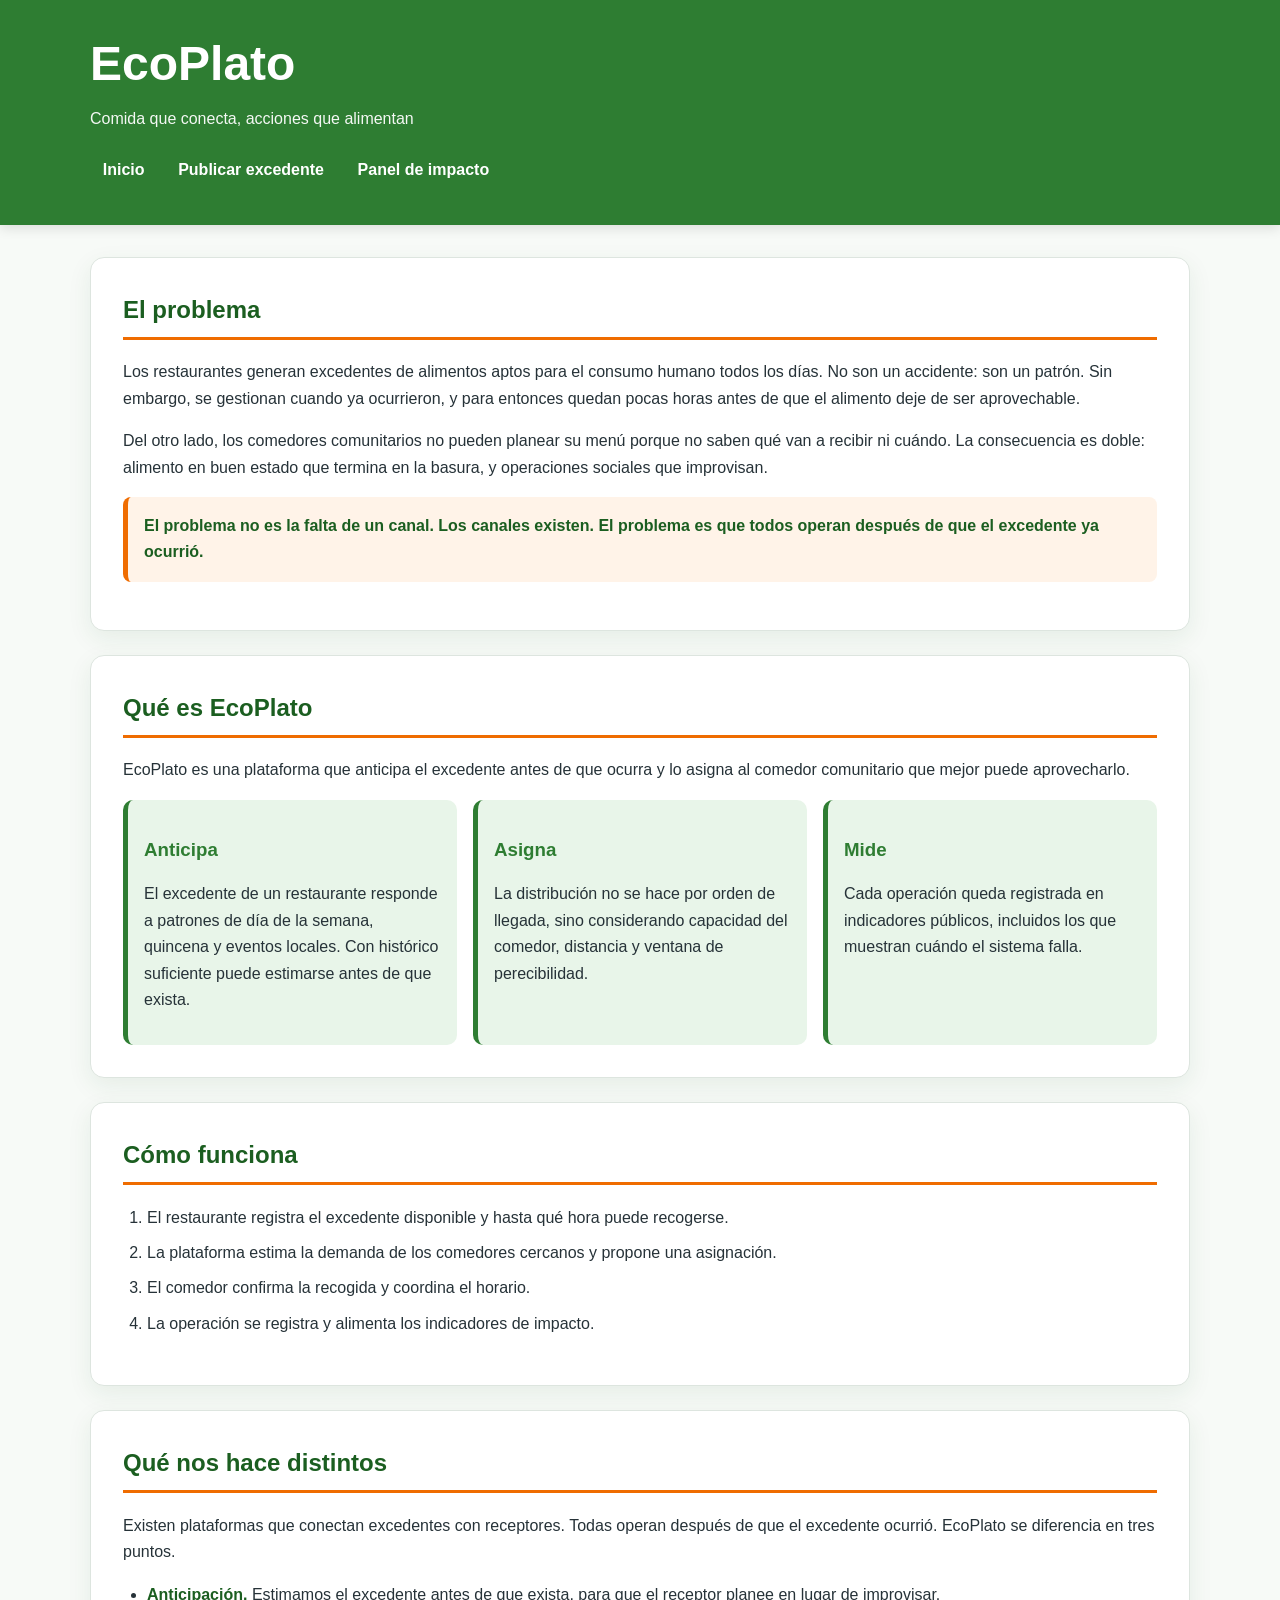
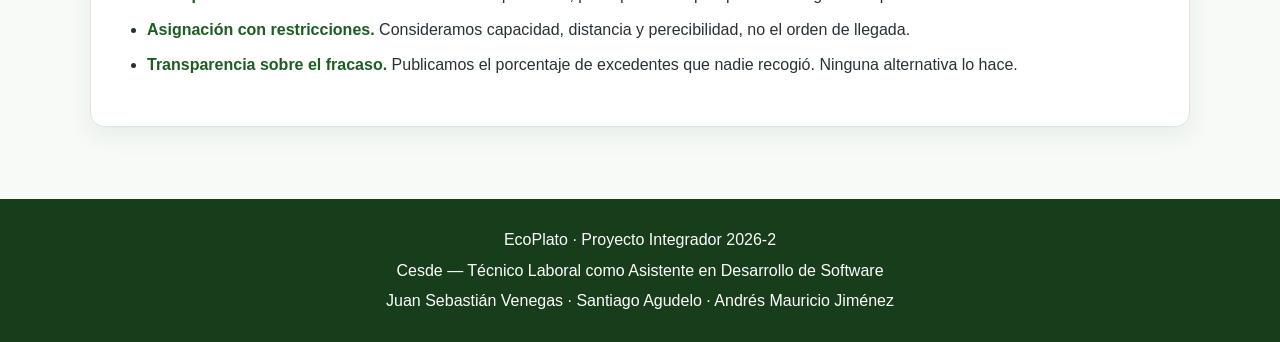
<file: index.html>
<!DOCTYPE html>
<html lang="es">
<head>
  <meta charset="UTF-8">
  <meta name="viewport" content="width=device-width, initial-scale=1.0">
  <meta name="description" content="Plataforma que anticipa y asigna excedentes alimentarios de restaurantes hacia comedores comunitarios.">
  <title>Inicio | EcoPlato</title>
  <link rel="stylesheet" href="css/styles.css">
</head>
<body>
<header>
  <div>
    <h1>EcoPlato</h1>
    <p>Comida que conecta, acciones que alimentan</p>
    <nav aria-label="Navegación principal">
      <ul>
        <li><a href="index.html" aria-current="page">Inicio</a></li>
        <li><a href="publicar.html">Publicar excedente</a></li>
        <li><a href="impacto.html">Panel de impacto</a></li>
      </ul>
    </nav>
  </div>
</header>
<main>

<section>
  <h2>El problema</h2>
  <p>Los restaurantes generan excedentes de alimentos aptos para el consumo humano todos los días. No son un accidente: son un patrón. Sin embargo, se gestionan cuando ya ocurrieron, y para entonces quedan pocas horas antes de que el alimento deje de ser aprovechable.</p>
  <p>Del otro lado, los comedores comunitarios no pueden planear su menú porque no saben qué van a recibir ni cuándo. La consecuencia es doble: alimento en buen estado que termina en la basura, y operaciones sociales que improvisan.</p>
  <p class="note"><strong>El problema no es la falta de un canal. Los canales existen. El problema es que todos operan después de que el excedente ya ocurrió.</strong></p>
</section>

<section>
  <h2>Qué es EcoPlato</h2>
  <p>EcoPlato es una plataforma que anticipa el excedente antes de que ocurra y lo asigna al comedor comunitario que mejor puede aprovecharlo.</p>
  <div class="feature-grid">
    <article class="feature">
      <h3>Anticipa</h3>
      <p>El excedente de un restaurante responde a patrones de día de la semana, quincena y eventos locales. Con histórico suficiente puede estimarse antes de que exista.</p>
    </article>
    <article class="feature">
      <h3>Asigna</h3>
      <p>La distribución no se hace por orden de llegada, sino considerando capacidad del comedor, distancia y ventana de perecibilidad.</p>
    </article>
    <article class="feature">
      <h3>Mide</h3>
      <p>Cada operación queda registrada en indicadores públicos, incluidos los que muestran cuándo el sistema falla.</p>
    </article>
  </div>
</section>

<section>
  <h2>Cómo funciona</h2>
  <ol>
    <li>El restaurante registra el excedente disponible y hasta qué hora puede recogerse.</li>
    <li>La plataforma estima la demanda de los comedores cercanos y propone una asignación.</li>
    <li>El comedor confirma la recogida y coordina el horario.</li>
    <li>La operación se registra y alimenta los indicadores de impacto.</li>
  </ol>
</section>

<section>
  <h2>Qué nos hace distintos</h2>
  <p>Existen plataformas que conectan excedentes con receptores. Todas operan después de que el excedente ocurrió. EcoPlato se diferencia en tres puntos.</p>
  <ul>
    <li><strong>Anticipación.</strong> Estimamos el excedente antes de que exista, para que el receptor planee en lugar de improvisar.</li>
    <li><strong>Asignación con restricciones.</strong> Consideramos capacidad, distancia y perecibilidad, no el orden de llegada.</li>
    <li><strong>Transparencia sobre el fracaso.</strong> Publicamos el porcentaje de excedentes que nadie recogió. Ninguna alternativa lo hace.</li>
  </ul>
</section>

</main>
<footer>
  <div>
    <p>EcoPlato · Proyecto Integrador 2026-2</p>
    <p>Cesde — Técnico Laboral como Asistente en Desarrollo de Software</p>
    <p>Juan Sebastián Venegas · Santiago Agudelo · Andrés Mauricio Jiménez</p>
  </div>
</footer>
</body>
</html>
</file>
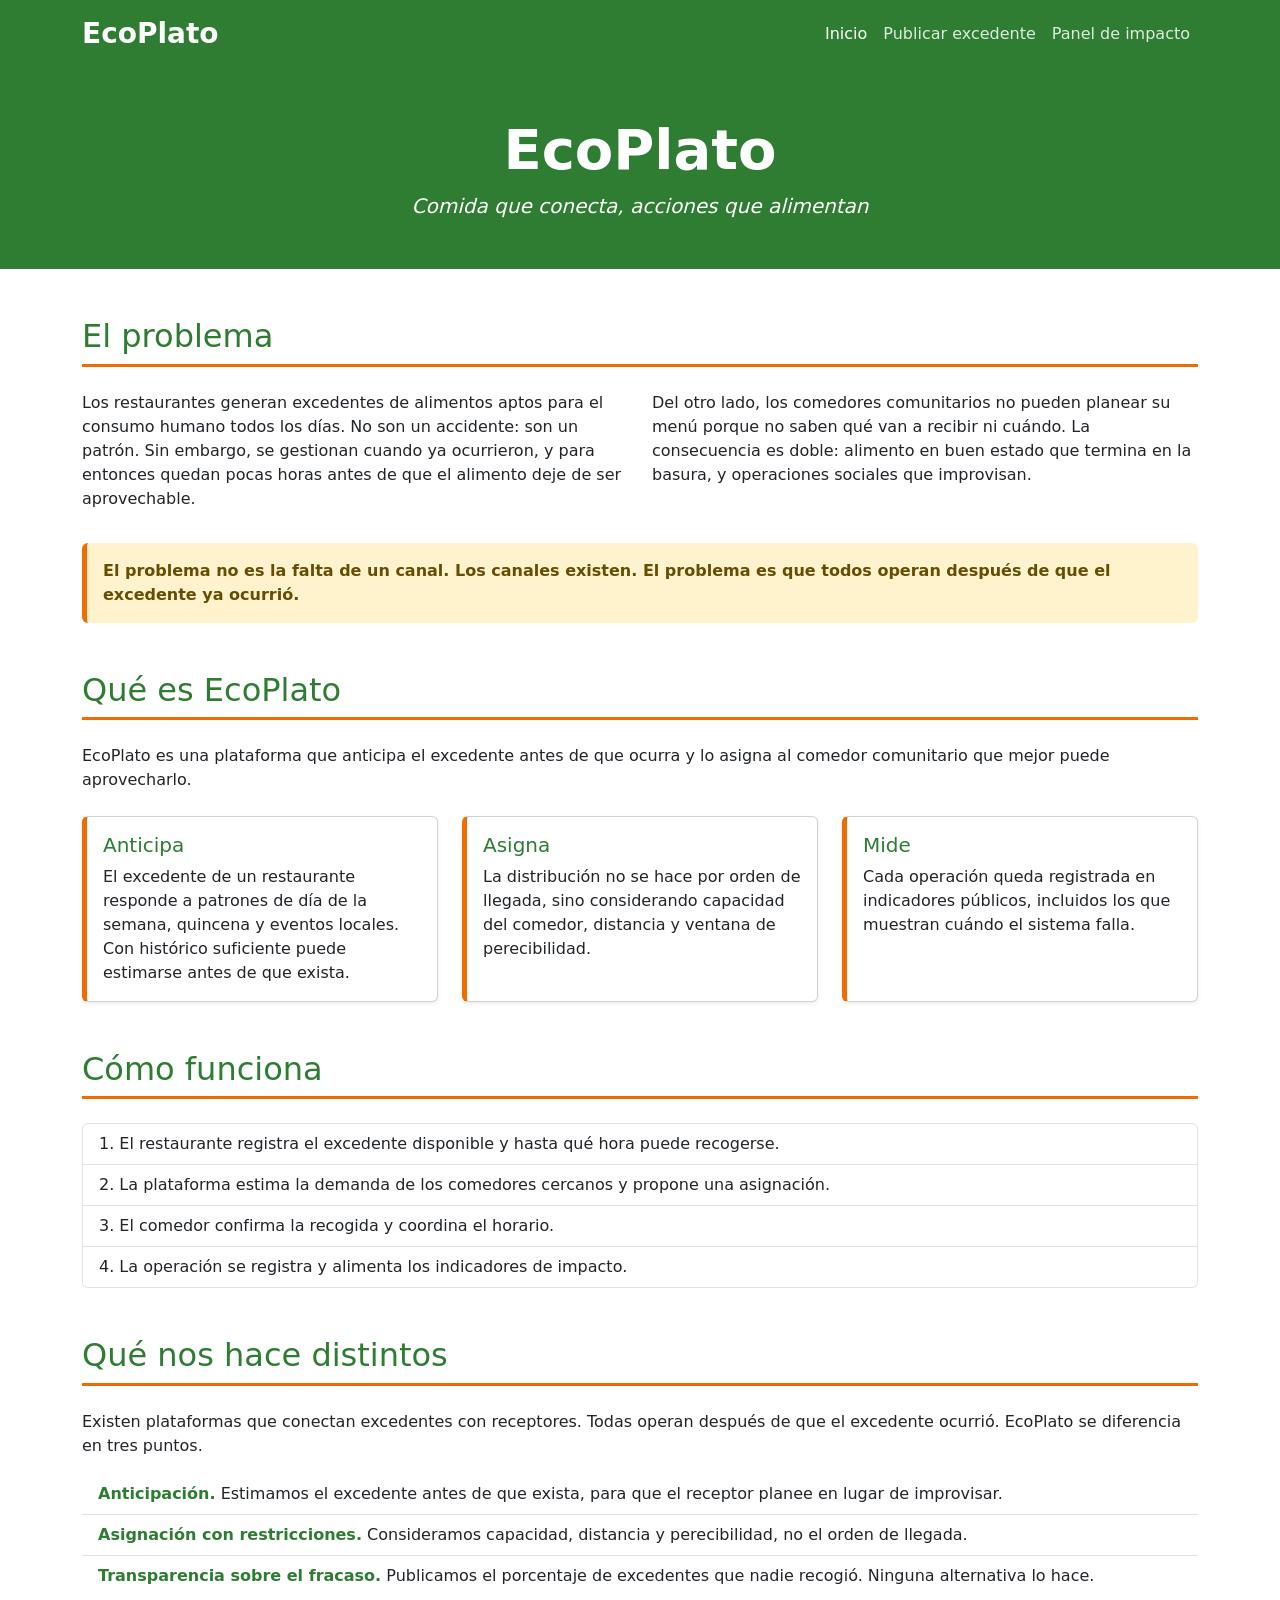
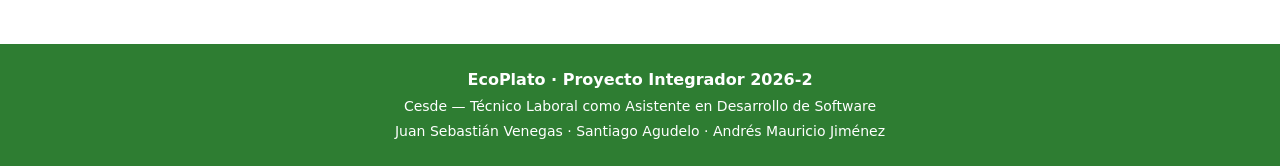
<file: bootstrap/index.html>
<!DOCTYPE html>
<html lang="es">
<head>
  <meta charset="UTF-8">
  <meta name="viewport" content="width=device-width, initial-scale=1.0">
  <meta name="description" content="Plataforma que anticipa y asigna excedentes alimentarios de restaurantes hacia comedores comunitarios.">
  <title>Inicio | EcoPlato · Bootstrap</title>

  <!-- Vinculación del framework -->
  <link href="https://cdn.jsdelivr.net/npm/bootstrap@5.3.2/dist/css/bootstrap.min.css" rel="stylesheet">
  <!-- Personalización de marca -->
  <link rel="stylesheet" href="css/ecoplato.css">
</head>
<body>

<header>
  <nav class="navbar navbar-expand-lg navbar-dark bg-eco navbar-eco" aria-label="Navegación principal">
    <div class="container">
      <a class="navbar-brand fw-bold fs-3" href="index.html">EcoPlato</a>
      <button class="navbar-toggler" type="button" data-bs-toggle="collapse"
              data-bs-target="#menuPrincipal" aria-controls="menuPrincipal"
              aria-expanded="false" aria-label="Abrir menú de navegación">
        <span class="navbar-toggler-icon"></span>
      </button>
      <div class="collapse navbar-collapse" id="menuPrincipal">
        <ul class="navbar-nav ms-auto">
          <li class="nav-item">
            <a class="nav-link active" href="index.html" aria-current="page">Inicio</a>
          </li>
          <li class="nav-item">
            <a class="nav-link" href="publicar.html">Publicar excedente</a>
          </li>
          <li class="nav-item">
            <a class="nav-link" href="impacto.html">Panel de impacto</a>
          </li>
        </ul>
      </div>
    </div>
  </nav>

  <div class="bg-eco text-white text-center py-5">
    <div class="container">
      <h1 class="display-4 fw-bold">EcoPlato</h1>
      <p class="lead fst-italic mb-0">Comida que conecta, acciones que alimentan</p>
    </div>
  </div>
</header>

<main class="container my-5">

  <section class="mb-5">
    <h2 class="text-eco border-bottom border-3 border-eco pb-2 mb-4">El problema</h2>
    <div class="row">
      <div class="col-lg-6">
        <p>Los restaurantes generan excedentes de alimentos aptos para el consumo
        humano todos los días. No son un accidente: son un patrón. Sin embargo, se
        gestionan cuando ya ocurrieron, y para entonces quedan pocas horas antes de
        que el alimento deje de ser aprovechable.</p>
      </div>
      <div class="col-lg-6">
        <p>Del otro lado, los comedores comunitarios no pueden planear su menú porque
        no saben qué van a recibir ni cuándo. La consecuencia es doble: alimento en
        buen estado que termina en la basura, y operaciones sociales que improvisan.</p>
      </div>
    </div>
    <div class="alert alert-warning border-0 border-start border-5 border-eco mt-3" role="alert">
      <strong>El problema no es la falta de un canal. Los canales existen. El problema
      es que todos operan después de que el excedente ya ocurrió.</strong>
    </div>
  </section>

  <section class="mb-5">
    <h2 class="text-eco border-bottom border-3 border-eco pb-2 mb-4">Qué es EcoPlato</h2>
    <p class="mb-4">EcoPlato es una plataforma que anticipa el excedente antes de que
    ocurra y lo asigna al comedor comunitario que mejor puede aprovecharlo.</p>

    <div class="row g-4">
      <div class="col-md-4">
        <article class="card h-100 card-destacada shadow-sm">
          <div class="card-body">
            <h3 class="card-title h5 text-eco">Anticipa</h3>
            <p class="card-text">El excedente de un restaurante responde a patrones de
            día de la semana, quincena y eventos locales. Con histórico suficiente
            puede estimarse antes de que exista.</p>
          </div>
        </article>
      </div>
      <div class="col-md-4">
        <article class="card h-100 card-destacada shadow-sm">
          <div class="card-body">
            <h3 class="card-title h5 text-eco">Asigna</h3>
            <p class="card-text">La distribución no se hace por orden de llegada, sino
            considerando capacidad del comedor, distancia y ventana de
            perecibilidad.</p>
          </div>
        </article>
      </div>
      <div class="col-md-4">
        <article class="card h-100 card-destacada shadow-sm">
          <div class="card-body">
            <h3 class="card-title h5 text-eco">Mide</h3>
            <p class="card-text">Cada operación queda registrada en indicadores
            públicos, incluidos los que muestran cuándo el sistema falla.</p>
          </div>
        </article>
      </div>
    </div>
  </section>

  <section class="mb-5">
    <h2 class="text-eco border-bottom border-3 border-eco pb-2 mb-4">Cómo funciona</h2>
    <ol class="list-group list-group-numbered">
      <li class="list-group-item">El restaurante registra el excedente disponible y
      hasta qué hora puede recogerse.</li>
      <li class="list-group-item">La plataforma estima la demanda de los comedores
      cercanos y propone una asignación.</li>
      <li class="list-group-item">El comedor confirma la recogida y coordina el
      horario.</li>
      <li class="list-group-item">La operación se registra y alimenta los indicadores
      de impacto.</li>
    </ol>
  </section>

  <section>
    <h2 class="text-eco border-bottom border-3 border-eco pb-2 mb-4">Qué nos hace distintos</h2>
    <p>Existen plataformas que conectan excedentes con receptores. Todas operan
    después de que el excedente ocurrió. EcoPlato se diferencia en tres puntos.</p>
    <ul class="list-group list-group-flush">
      <li class="list-group-item"><strong class="text-eco">Anticipación.</strong>
      Estimamos el excedente antes de que exista, para que el receptor planee en lugar
      de improvisar.</li>
      <li class="list-group-item"><strong class="text-eco">Asignación con restricciones.</strong>
      Consideramos capacidad, distancia y perecibilidad, no el orden de llegada.</li>
      <li class="list-group-item"><strong class="text-eco">Transparencia sobre el fracaso.</strong>
      Publicamos el porcentaje de excedentes que nadie recogió. Ninguna alternativa lo
      hace.</li>
    </ul>
  </section>

</main>

<footer class="bg-eco text-white py-4">
  <div class="container text-center">
    <p class="mb-1 fw-semibold">EcoPlato · Proyecto Integrador 2026-2</p>
    <p class="mb-1 small">Cesde — Técnico Laboral como Asistente en Desarrollo de Software</p>
    <p class="mb-0 small">Juan Sebastián Venegas · Santiago Agudelo · Andrés Mauricio Jiménez</p>
  </div>
</footer>

<!-- Componentes interactivos del framework (menú responsivo) -->
<script src="https://cdn.jsdelivr.net/npm/bootstrap@5.3.2/dist/js/bootstrap.bundle.min.js"></script>
</body>
</html>
</file>
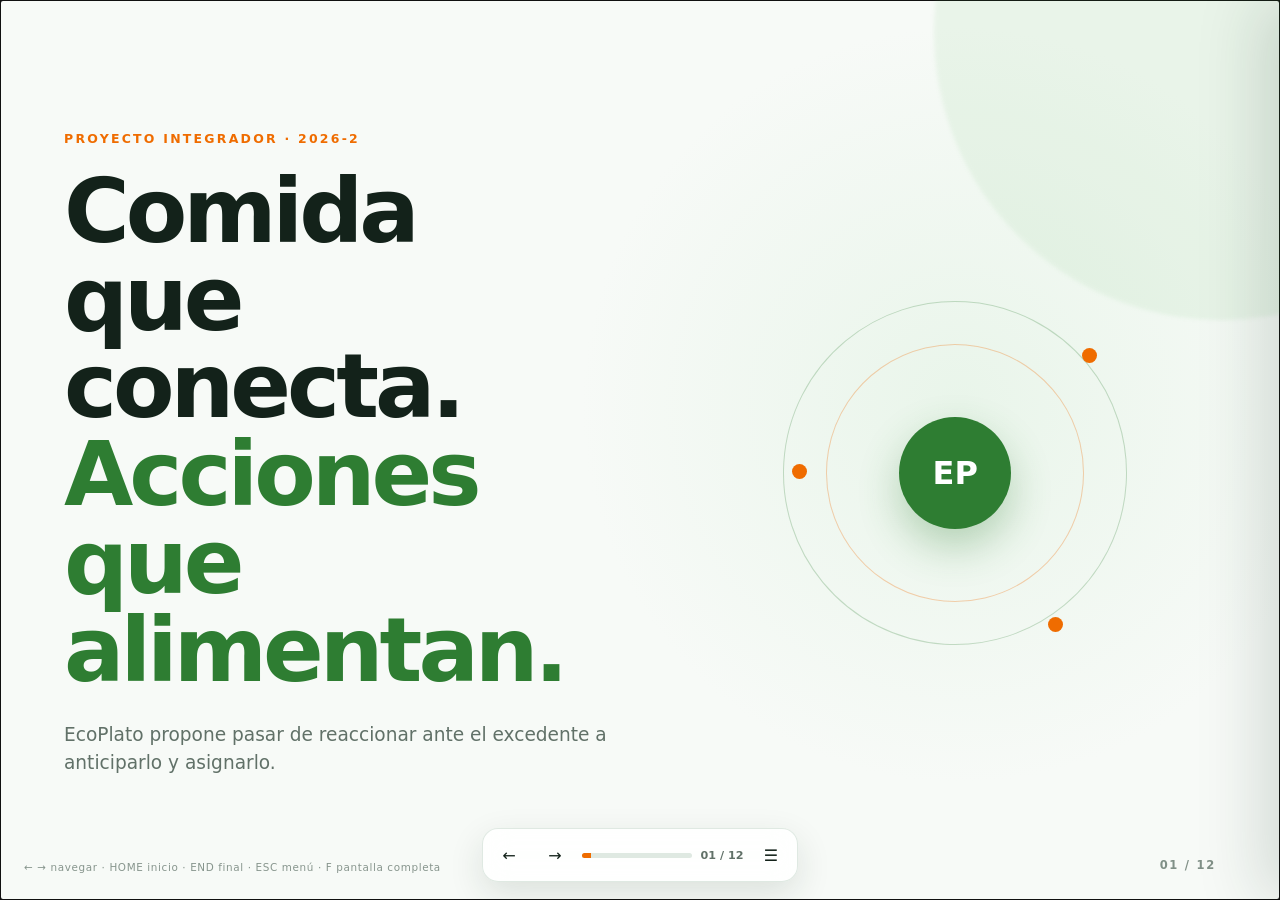
<file: presentacion/index.html>
<!DOCTYPE html>
<html lang="es">
<head>
<meta charset="utf-8">
<meta name="viewport" content="width=device-width, initial-scale=1">
<meta name="description" content="EcoPlato — presentación interactiva del proyecto integrador">
<title>EcoPlato · Comida que conecta</title>
<link rel="stylesheet" href="css/styles.css">
</head>
<body>
<main class="presentation" aria-label="Presentación interactiva EcoPlato">

<section class="slide slide-hero" id="slide-01" data-index="1" tabindex="-1">
  <div class="ambient"></div>
  <div class="slide-inner">
    <div class="kicker">PROYECTO INTEGRADOR · 2026-2</div>
    <div class="slide-grid">
      <div class="copy">
        <h2>Comida que conecta.<br><span>Acciones que alimentan.</span></h2>
        <p>EcoPlato propone pasar de reaccionar ante el excedente a anticiparlo y asignarlo.</p>
        
      </div>
      <div class="visual"><div class="hero-orbit"><div class="orbit o1"></div><div class="orbit o2"></div><div class="core">EP</div><div class="dot d1"></div><div class="dot d2"></div><div class="dot d3"></div></div></div>
    </div>
  </div>
  <div class="slide-number">01 / 12</div>
</section>

<section class="slide slide-problem" id="slide-02" data-index="2" tabindex="-1">
  <div class="ambient"></div>
  <div class="slide-inner">
    <div class="kicker">01 · EL PROBLEMA</div>
    <div class="slide-grid">
      <div class="copy">
        <h2>El problema no es que falten canales.<br><span>Es que llegan tarde.</span></h2>
        <p>Los excedentes aparecen de forma recurrente, pero la coordinación suele comenzar cuando el alimento ya existe y la ventana de aprovechamiento se reduce a pocas horas.</p>
        
      </div>
      <div class="visual"><div class="clock"><div class="clock-ring"></div><div class="hand h1"></div><div class="hand h2"></div><div class="clock-center"></div><div class="clock-label">VENTANA<br><b>↓</b> CORTA</div></div></div>
    </div>
  </div>
  <div class="slide-number">02 / 12</div>
</section>

<section class="slide slide-contrast" id="slide-03" data-index="3" tabindex="-1">
  <div class="ambient"></div>
  <div class="slide-inner">
    <div class="kicker">02 · LA TENSIÓN</div>
    <div class="slide-grid">
      <div class="copy">
        <h2>Dos necesidades coinciden,<br><span>pero no al mismo tiempo.</span></h2>
        <p>Restaurantes necesitan gestionar excedentes aptos para consumo. Comedores necesitan anticipar qué recibirán para planear su operación.</p>
        
      </div>
      <div class="visual"><div class="split-visual"><div><b>RESTAURANTE</b><span>excedente</span><i>→</i></div><div><b>COMEDOR</b><span>planificación</span><i>←</i></div><div class="split-gap">TIEMPO</div></div></div>
    </div>
  </div>
  <div class="slide-number">03 / 12</div>
</section>

<section class="slide slide-competition" id="slide-04" data-index="4" tabindex="-1">
  <div class="ambient"></div>
  <div class="slide-inner">
    <div class="kicker">03 · EL MERCADO</div>
    <div class="slide-grid">
      <div class="copy">
        <h2>Conectar restaurantes y organizaciones<br><span>ya existe.</span></h2>
        <p>La revisión de soluciones muestra que EcoPlato no puede diferenciarse solo por ser un canal de comunicación.</p>
        <div class="source-note">Hallazgo del documento: el espacio de conectar restaurantes con fundaciones ya está ocupado en Colombia.</div>
      </div>
      <div class="visual"><div class="comp-grid"><div class="comp-card"><b>Too Good To Go</b><small>Dinamarca</small><span>Comercio, no donación</span></div><div class="comp-card"><b>Olio</b><small>Reino Unido</small><span>Sin estructura institucional ni trazabilidad</span></div><div class="comp-card"><b>EatCloud</b><small>Colombia</small><span>Opera cuando el excedente ya existe</span></div><div class="comp-card"><b>Red ABACO</b><small>Colombia</small><span>Opera por volumen y programación</span></div></div></div>
    </div>
  </div>
  <div class="slide-number">04 / 12</div>
</section>

<section class="slide slide-insight" id="slide-05" data-index="5" tabindex="-1">
  <div class="ambient"></div>
  <div class="slide-inner">
    <div class="kicker">04 · EL VACÍO</div>
    <div class="slide-grid">
      <div class="copy">
        <h2>El espacio competitivo está<br><span>antes del excedente.</span></h2>
        <p>Las soluciones revisadas operan de forma reactiva: el excedente se publica cuando ya ocurrió. El documento identifica un vacío en anticipación, asignación bajo restricciones y medición pública del fracaso.</p>
        
      </div>
      <div class="visual"><div class="gap-visual"><div class="reactive">EXCEDENTE<br><small>YA OCURRIÓ</small></div><div class="arrow">→</div><div class="gap-core">VACÍO<br><b>ANTICIPACIÓN</b></div><div class="arrow">→</div><div class="future">ASIGNACIÓN<br><small>ÓPTIMA</small></div></div></div>
    </div>
  </div>
  <div class="slide-number">05 / 12</div>
</section>

<section class="slide slide-solution" id="slide-06" data-index="6" tabindex="-1">
  <div class="ambient"></div>
  <div class="slide-inner">
    <div class="kicker">05 · LA PROPUESTA</div>
    <div class="slide-grid">
      <div class="copy">
        <h2>EcoPlato no publica excedentes.<br><span>Los anticipa y los asigna.</span></h2>
        <p>La propuesta se estructura alrededor de tres capacidades: pronóstico, emparejamiento con restricciones y panel de impacto.</p>
        
      </div>
      <div class="visual"><div class="engine"><div class="engine-core">ECOPLATO</div><div class="node n1">PRONÓSTICO</div><div class="node n2">RESTRICCIONES</div><div class="node n3">IMPACTO</div></div></div>
    </div>
  </div>
  <div class="slide-number">06 / 12</div>
</section>

<section class="slide slide-forecast" id="slide-07" data-index="7" tabindex="-1">
  <div class="ambient"></div>
  <div class="slide-inner">
    <div class="kicker">06 · CAPACIDAD 01</div>
    <div class="slide-grid">
      <div class="copy">
        <h2>Anticipar cambia la conversación:</h2>
        <p>Con histórico suficiente, el excedente puede estimarse a partir de patrones como día de la semana, quincena, condiciones climáticas y eventos locales.</p>
        
      </div>
      <div class="visual"><div class="chart"><svg viewBox="0 0 320 160" aria-label="Ilustración conceptual de pronóstico"><path d="M0,130 C45,118 65,80 105,92 S165,112 205,58 S270,72 310,30" fill="none" stroke="currentColor" stroke-width="5"/><path d="M205,58 C245,25 275,45 320,18" fill="none" stroke="currentColor" stroke-width="3" stroke-dasharray="7 7"/></svg><div class="chart-tag">HISTÓRICO → ESTIMACIÓN</div></div></div>
    </div>
  </div>
  <div class="slide-number">07 / 12</div>
</section>

<section class="slide slide-matching" id="slide-08" data-index="8" tabindex="-1">
  <div class="ambient"></div>
  <div class="slide-inner">
    <div class="kicker">07 · CAPACIDAD 02</div>
    <div class="slide-grid">
      <div class="copy">
        <h2>No gana quien llega primero.<br><span>Gana el emparejamiento correcto.</span></h2>
        <p>La asignación considera capacidad del comedor, distancia, ventana de perecibilidad y tipo de alimento.</p>
        
      </div>
      <div class="visual"><div class="match"><div class="m-source">🍽️<br><b>EXCEDENTE</b></div><div class="constraint-list"><span>CAPACIDAD</span><span>DISTANCIA</span><span>PERECIBILIDAD</span><span>TIPO</span></div><div class="m-target">🏠<br><b>COMEDOR</b></div></div></div>
    </div>
  </div>
  <div class="slide-number">08 / 12</div>
</section>

<section class="slide slide-impact" id="slide-09" data-index="9" tabindex="-1">
  <div class="ambient"></div>
  <div class="slide-inner">
    <div class="kicker">08 · CAPACIDAD 03</div>
    <div class="slide-grid">
      <div class="copy">
        <h2>Medir el impacto también significa<br><span>medir cuándo falla.</span></h2>
        <p>EcoPlato propone medir lo rescatado, las porciones equivalentes, la tasa de emparejamiento, el tiempo medio de recogida y las donaciones no recogidas.</p>
        <div class="source-note">La transparencia sobre los propios fallos es parte explícita del posicionamiento.</div>
      </div>
      <div class="visual"><div class="metric-grid"><div class="metric"><b>Kg rescatados</b><span>Volumen total de alimento gestionado</span></div><div class="metric"><b>Porciones equivalentes</b><span>Traducción del volumen a impacto humano</span></div><div class="metric"><b>Tasa de emparejamiento</b><span>Porcentaje de excedentes con destino</span></div><div class="metric"><b>Tiempo medio</b><span>Eficiencia logística de la operación</span></div><div class="metric"><b>No recogidas</b><span>Excedentes publicados sin reclamación</span></div></div></div>
    </div>
  </div>
  <div class="slide-number">09 / 12</div>
</section>

<section class="slide slide-roadmap" id="slide-10" data-index="10" tabindex="-1">
  <div class="ambient"></div>
  <div class="slide-inner">
    <div class="kicker">09 · EVOLUCIÓN</div>
    <div class="slide-grid">
      <div class="copy">
        <h2>El prototipo cuenta la historia.<br><span>Los siguientes niveles la hacen funcionar.</span></h2>
        <p>El alcance crece de forma progresiva con las tecnologías del programa académico.</p>
        <div class="road-mini"><div><strong>Nivel 1</strong><em>HTML5 + CSS3</em><p>Prototipo navegable con registro, panel de comedor y panel de impacto con datos de ejemplo</p></div><div><strong>Nivel 2</strong><em>JavaScript + backend + BD</em><p>Aplicación funcional con registro real, emparejamiento operativo e indicadores calculados</p></div><div><strong>Nivel 3</strong><em>Frameworks frontend + backend</em><p>Pronóstico, optimización de asignación y despliegue en producción</p></div></div>
      </div>
      <div class="visual"><div class="road"><div><b>01</b><span>HTML · CSS</span></div><div><b>02</b><span>JS · BACKEND · BD</span></div><div><b>03</b><span>FRAMEWORKS · PRODUCCIÓN</span></div></div></div>
    </div>
  </div>
  <div class="slide-number">10 / 12</div>
</section>

<section class="slide slide-team" id="slide-11" data-index="11" tabindex="-1">
  <div class="ambient"></div>
  <div class="slide-inner">
    <div class="kicker">10 · CONSTRUCCIÓN</div>
    <div class="slide-grid">
      <div class="copy">
        <h2>Tres personas.<br><span>Componentes separados. Un solo producto.</span></h2>
        <p>El equipo trabaja colaborativamente, con componentes independientes, revisión cruzada y control de versiones centralizado.</p>
        
      </div>
      <div class="visual"><div class="team-visual"><div class="person">JSV</div><div class="person">SAC</div><div class="person">AMJ</div><div class="team-line"></div><div class="repo">GITHUB<br><small>CONTROL DE VERSIONES</small></div></div></div>
    </div>
  </div>
  <div class="slide-number">11 / 12</div>
</section>

<section class="slide slide-closing" id="slide-12" data-index="12" tabindex="-1">
  <div class="ambient"></div>
  <div class="slide-inner">
    <div class="kicker">CIERRE</div>
    <div class="slide-grid">
      <div class="copy">
        <h2>La oportunidad no está en publicar<br><span>lo que ya sobró.</span></h2>
        <p>Está en anticipar qué puede sobrar, decidir quién puede aprovecharlo y aprender de cada operación.</p>
        
      </div>
      <div class="visual"><div class="closing-mark"><span>anticipar</span><b>→</b><span>asignar</span><b>→</b><span>medir</span></div></div>
    </div>
  </div>
  <div class="slide-number">12 / 12</div>
</section>
</main>

<div class="help">← → navegar · HOME inicio · END final · ESC menú · F pantalla completa</div>

<nav class="controls" aria-label="Controles de presentación">
  <button id="prev" aria-label="Diapositiva anterior">←</button>
  <button id="next" aria-label="Diapositiva siguiente">→</button>
  <div class="progress" aria-hidden="true"><i id="progress"></i></div>
  <div class="counter" id="counter">01 / 12</div>
  <button id="menuBtn" class="menu-toggle" aria-label="Abrir índice">☰</button>
</nav>

<aside class="menu" id="menu" aria-label="Índice de presentación">
  <button class="menu-close" id="menuClose" aria-label="Cerrar índice">×</button>
  <h3>EcoPlato</h3>
  <p style="color:#617168;font-size:.9rem;line-height:1.5">Mapa de la experiencia</p>
  <button data-go="1"><span>01</span>2026-2</button><button data-go="2"><span>02</span>EL PROBLEMA</button><button data-go="3"><span>03</span>LA TENSIÓN</button><button data-go="4"><span>04</span>EL MERCADO</button><button data-go="5"><span>05</span>EL VACÍO</button><button data-go="6"><span>06</span>LA PROPUESTA</button><button data-go="7"><span>07</span>CAPACIDAD 01</button><button data-go="8"><span>08</span>CAPACIDAD 02</button><button data-go="9"><span>09</span>CAPACIDAD 03</button><button data-go="10"><span>10</span>EVOLUCIÓN</button><button data-go="11"><span>11</span>CONSTRUCCIÓN</button><button data-go="12"><span>12</span>CIERRE</button>
</aside>

<script src="js/presentation.js"></script>
</body>
</html>
</file>
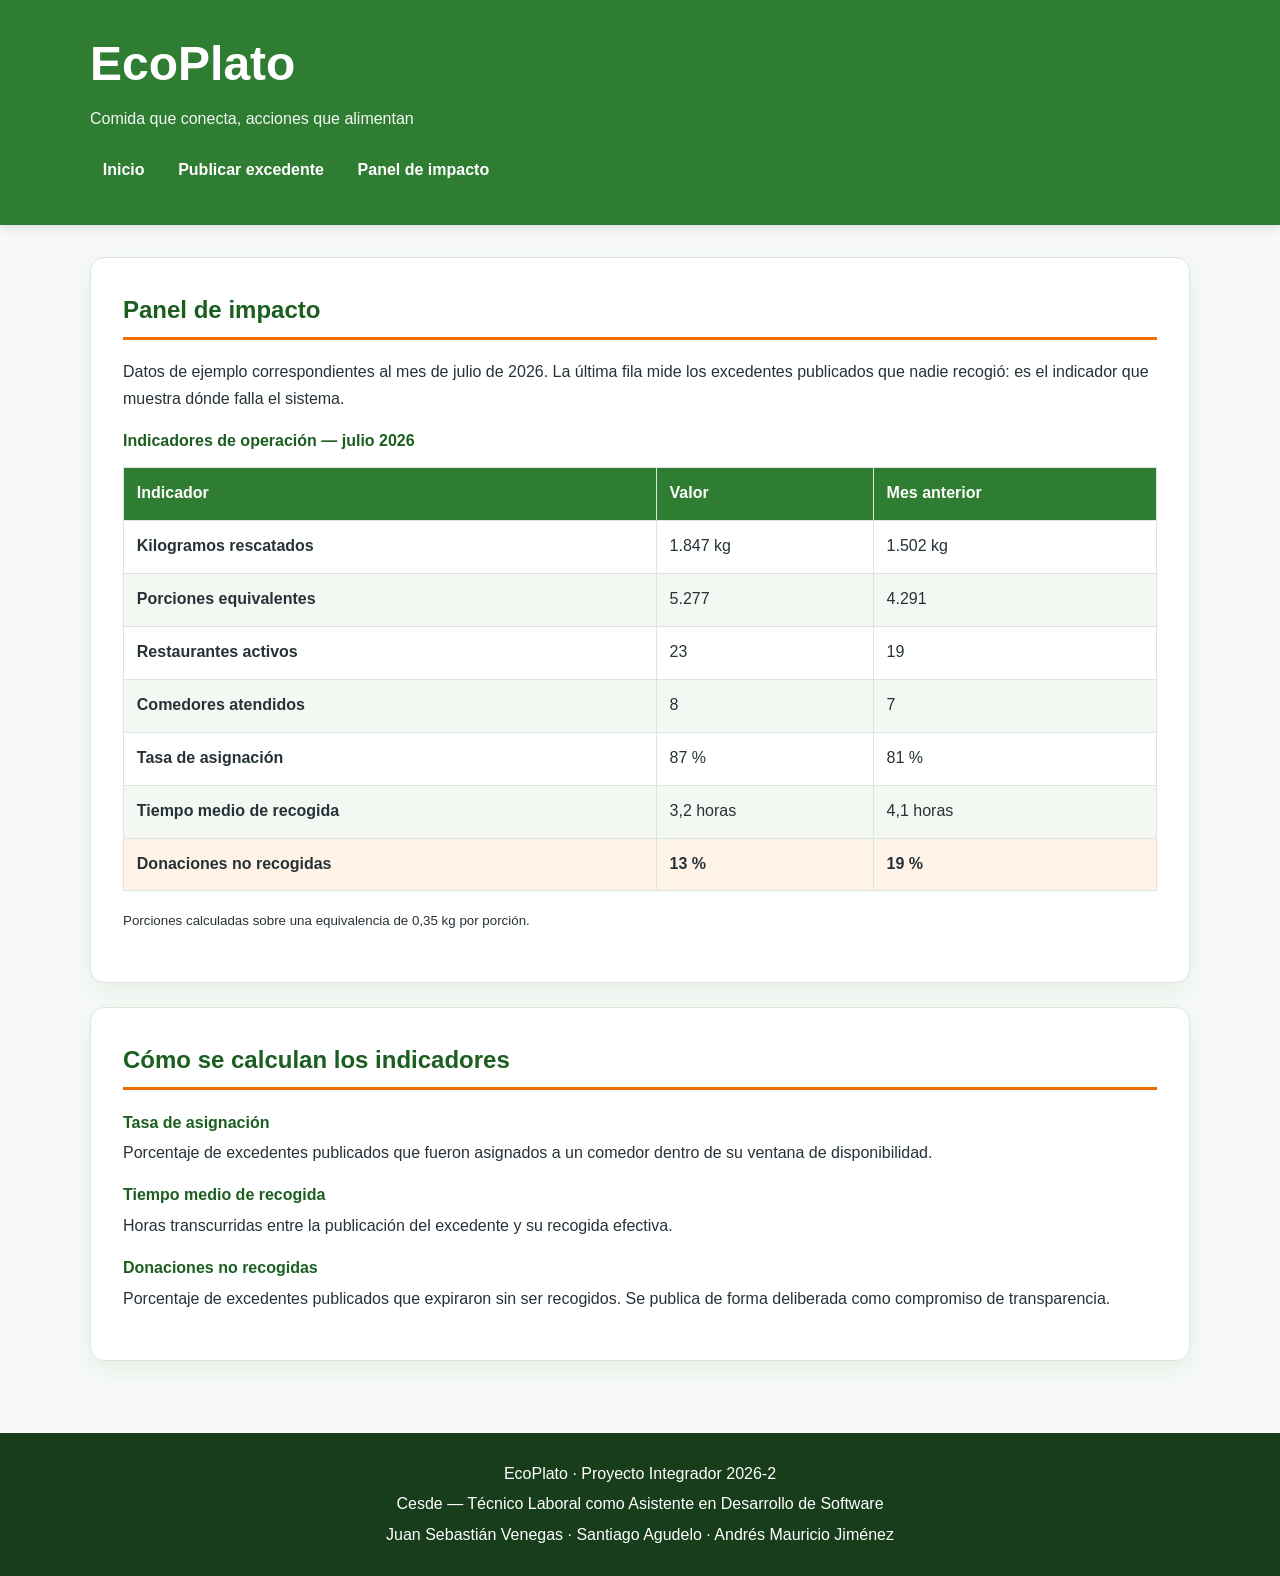
<file: impacto.html>
<!DOCTYPE html>
<html lang="es">
<head>
  <meta charset="UTF-8">
  <meta name="viewport" content="width=device-width, initial-scale=1.0">
  <meta name="description" content="Indicadores de la operación de EcoPlato, incluidas las donaciones que no fueron recogidas.">
  <title>Panel de impacto | EcoPlato</title>
  <link rel="stylesheet" href="css/styles.css">
</head>
<body>
<header>
  <div>
    <h1>EcoPlato</h1>
    <p>Comida que conecta, acciones que alimentan</p>
    <nav aria-label="Navegación principal">
      <ul>
        <li><a href="index.html">Inicio</a></li>
        <li><a href="publicar.html">Publicar excedente</a></li>
        <li><a href="impacto.html" aria-current="page">Panel de impacto</a></li>
      </ul>
    </nav>
  </div>
</header>
<main>

<section>
  <h2>Panel de impacto</h2>
  <p>Datos de ejemplo correspondientes al mes de julio de 2026. La última fila mide los excedentes publicados que nadie recogió: es el indicador que muestra dónde falla el sistema.</p>

  <div class="table-wrap">
    <table>
      <caption>Indicadores de operación — julio 2026</caption>
      <thead>
        <tr>
          <th scope="col">Indicador</th>
          <th scope="col">Valor</th>
          <th scope="col">Mes anterior</th>
        </tr>
      </thead>
      <tbody>
        <tr><th scope="row">Kilogramos rescatados</th><td>1.847 kg</td><td>1.502 kg</td></tr>
        <tr><th scope="row">Porciones equivalentes</th><td>5.277</td><td>4.291</td></tr>
        <tr><th scope="row">Restaurantes activos</th><td>23</td><td>19</td></tr>
        <tr><th scope="row">Comedores atendidos</th><td>8</td><td>7</td></tr>
        <tr><th scope="row">Tasa de asignación</th><td>87 %</td><td>81 %</td></tr>
        <tr><th scope="row">Tiempo medio de recogida</th><td>3,2 horas</td><td>4,1 horas</td></tr>
        <tr><th scope="row">Donaciones no recogidas</th><td>13 %</td><td>19 %</td></tr>
      </tbody>
    </table>
  </div>

  <p><small>Porciones calculadas sobre una equivalencia de 0,35 kg por porción.</small></p>
</section>

<section>
  <h2>Cómo se calculan los indicadores</h2>
  <dl>
    <dt>Tasa de asignación</dt>
    <dd>Porcentaje de excedentes publicados que fueron asignados a un comedor dentro de su ventana de disponibilidad.</dd>

    <dt>Tiempo medio de recogida</dt>
    <dd>Horas transcurridas entre la publicación del excedente y su recogida efectiva.</dd>

    <dt>Donaciones no recogidas</dt>
    <dd>Porcentaje de excedentes publicados que expiraron sin ser recogidos. Se publica de forma deliberada como compromiso de transparencia.</dd>
  </dl>
</section>

</main>
<footer>
  <div>
    <p>EcoPlato · Proyecto Integrador 2026-2</p>
    <p>Cesde — Técnico Laboral como Asistente en Desarrollo de Software</p>
    <p>Juan Sebastián Venegas · Santiago Agudelo · Andrés Mauricio Jiménez</p>
  </div>
</footer>
</body>
</html>
</file>
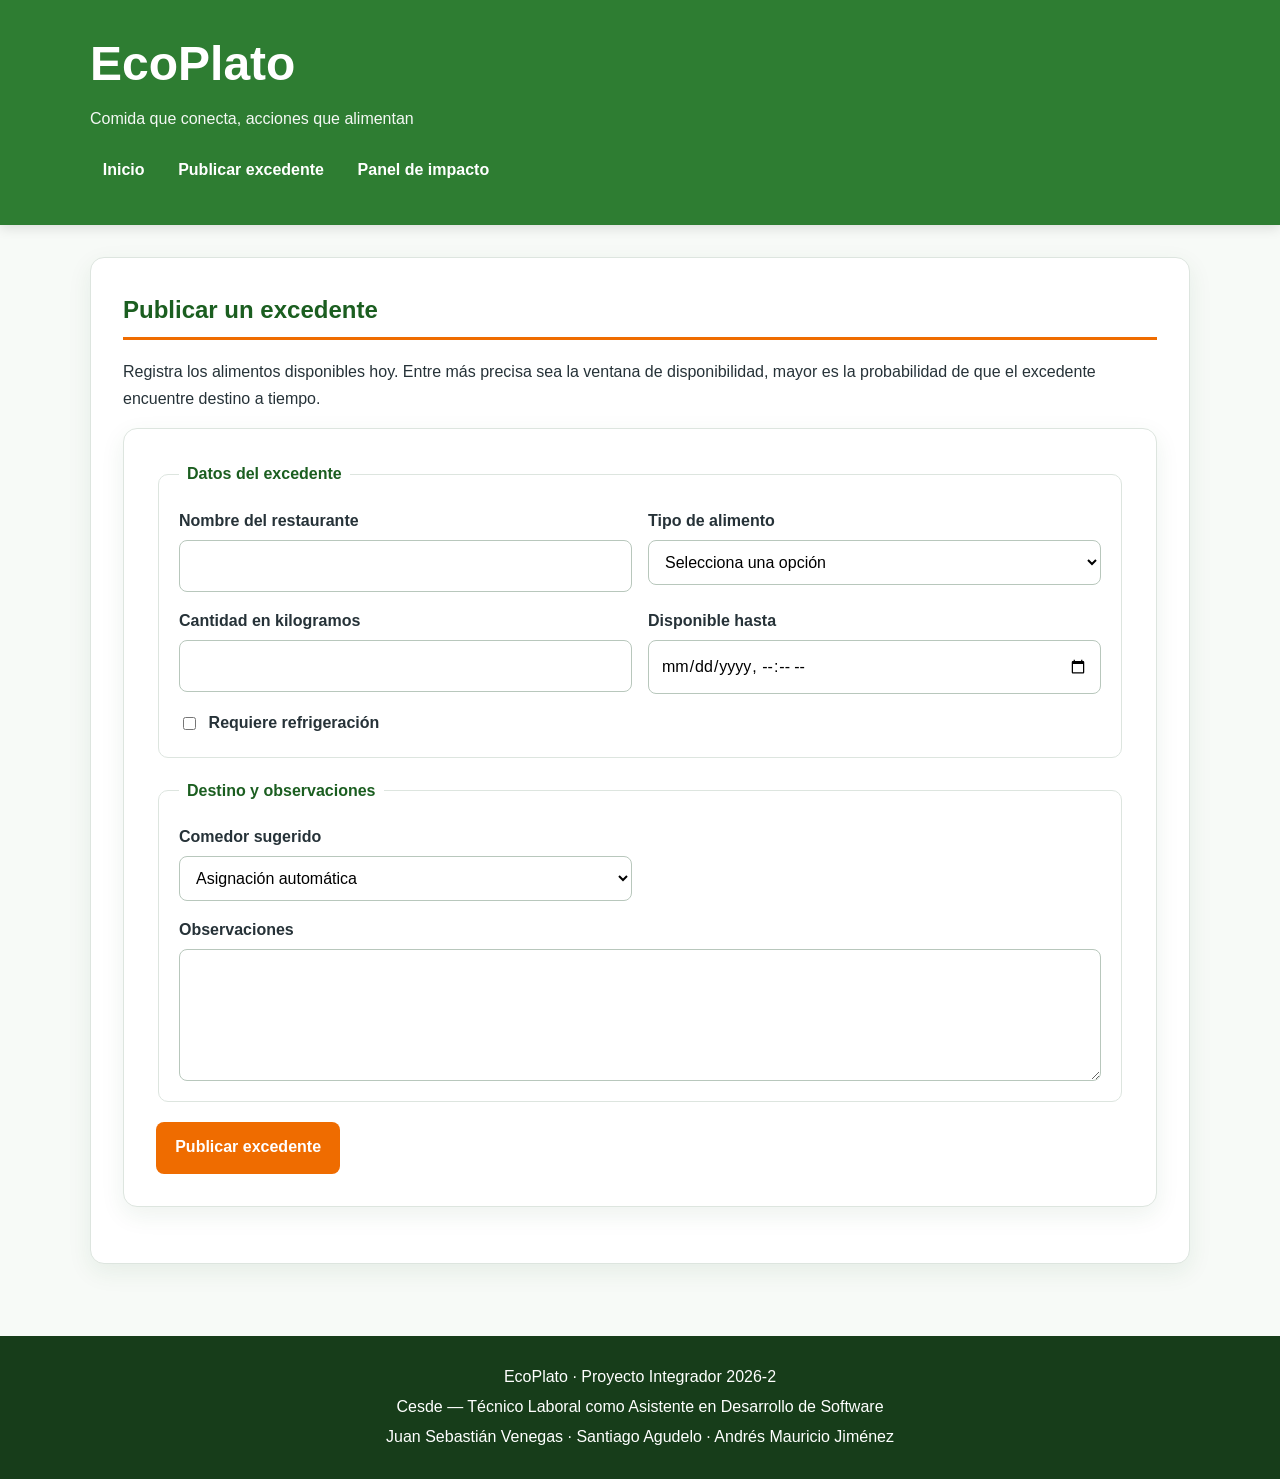
<file: publicar.html>
<!DOCTYPE html>
<html lang="es">
<head>
  <meta charset="UTF-8">
  <meta name="viewport" content="width=device-width, initial-scale=1.0">
  <meta name="description" content="Formulario para que un restaurante registre alimentos disponibles para donación.">
  <title>Publicar excedente | EcoPlato</title>
  <link rel="stylesheet" href="css/styles.css">
</head>
<body>
<header>
  <div>
    <h1>EcoPlato</h1>
    <p>Comida que conecta, acciones que alimentan</p>
    <nav aria-label="Navegación principal">
      <ul>
        <li><a href="index.html">Inicio</a></li>
        <li><a href="publicar.html" aria-current="page">Publicar excedente</a></li>
        <li><a href="impacto.html">Panel de impacto</a></li>
      </ul>
    </nav>
  </div>
</header>
<main>

<section>
  <h2>Publicar un excedente</h2>
  <p>Registra los alimentos disponibles hoy. Entre más precisa sea la ventana de disponibilidad, mayor es la probabilidad de que el excedente encuentre destino a tiempo.</p>

  <form action="#" method="post">
  <fieldset>
    <legend>Datos del excedente</legend>
    <div class="form-grid">
      <div class="field">
        <label for="restaurante">Nombre del restaurante</label>
        <input type="text" id="restaurante" name="restaurante" required>
      </div>
      <div class="field">
        <label for="tipoAlimento">Tipo de alimento</label>
        <select id="tipoAlimento" name="tipoAlimento" required>
          <option value="">Selecciona una opción</option>
          <option value="preparado-caliente">Preparado caliente</option>
          <option value="preparado-frio">Preparado frío</option>
          <option value="fruta-verdura">Fruta y verdura</option>
          <option value="panaderia">Panadería</option>
          <option value="proteina-cruda">Proteína cruda</option>
          <option value="lacteos">Lácteos</option>
          <option value="abarrotes">Abarrotes</option>
        </select>
      </div>
      <div class="field">
        <label for="cantidad">Cantidad en kilogramos</label>
        <input type="number" id="cantidad" name="cantidad" min="1" max="500" step="0.5" required>
      </div>
      <div class="field">
        <label for="disponibleHasta">Disponible hasta</label>
        <input type="datetime-local" id="disponibleHasta" name="disponibleHasta" required>
      </div>
      <div class="field checkbox">
        <input type="checkbox" id="refrigeracion" name="refrigeracion">
        <label for="refrigeracion">Requiere refrigeración</label>
      </div>
    </div>
  </fieldset>

  <fieldset>
    <legend>Destino y observaciones</legend>
    <div class="form-grid">
      <div class="field">
        <label for="comedor">Comedor sugerido</label>
        <select id="comedor" name="comedor">
          <option value="automatico">Asignación automática</option>
          <option value="santo-domingo">Comedor Santo Domingo</option>
          <option value="manrique">Comedor Manrique</option>
          <option value="robledo">Comedor Robledo</option>
          <option value="belen-rincon">Comedor Belén Rincón</option>
        </select>
      </div>
      <div class="field field-full">
        <label for="observaciones">Observaciones</label>
        <textarea id="observaciones" name="observaciones" rows="4"></textarea>
      </div>
    </div>
  </fieldset>

    <button type="submit">Publicar excedente</button>
  </form>
</section>

</main>
<footer>
  <div>
    <p>EcoPlato · Proyecto Integrador 2026-2</p>
    <p>Cesde — Técnico Laboral como Asistente en Desarrollo de Software</p>
    <p>Juan Sebastián Venegas · Santiago Agudelo · Andrés Mauricio Jiménez</p>
  </div>
</footer>
</body>
</html>
</file>
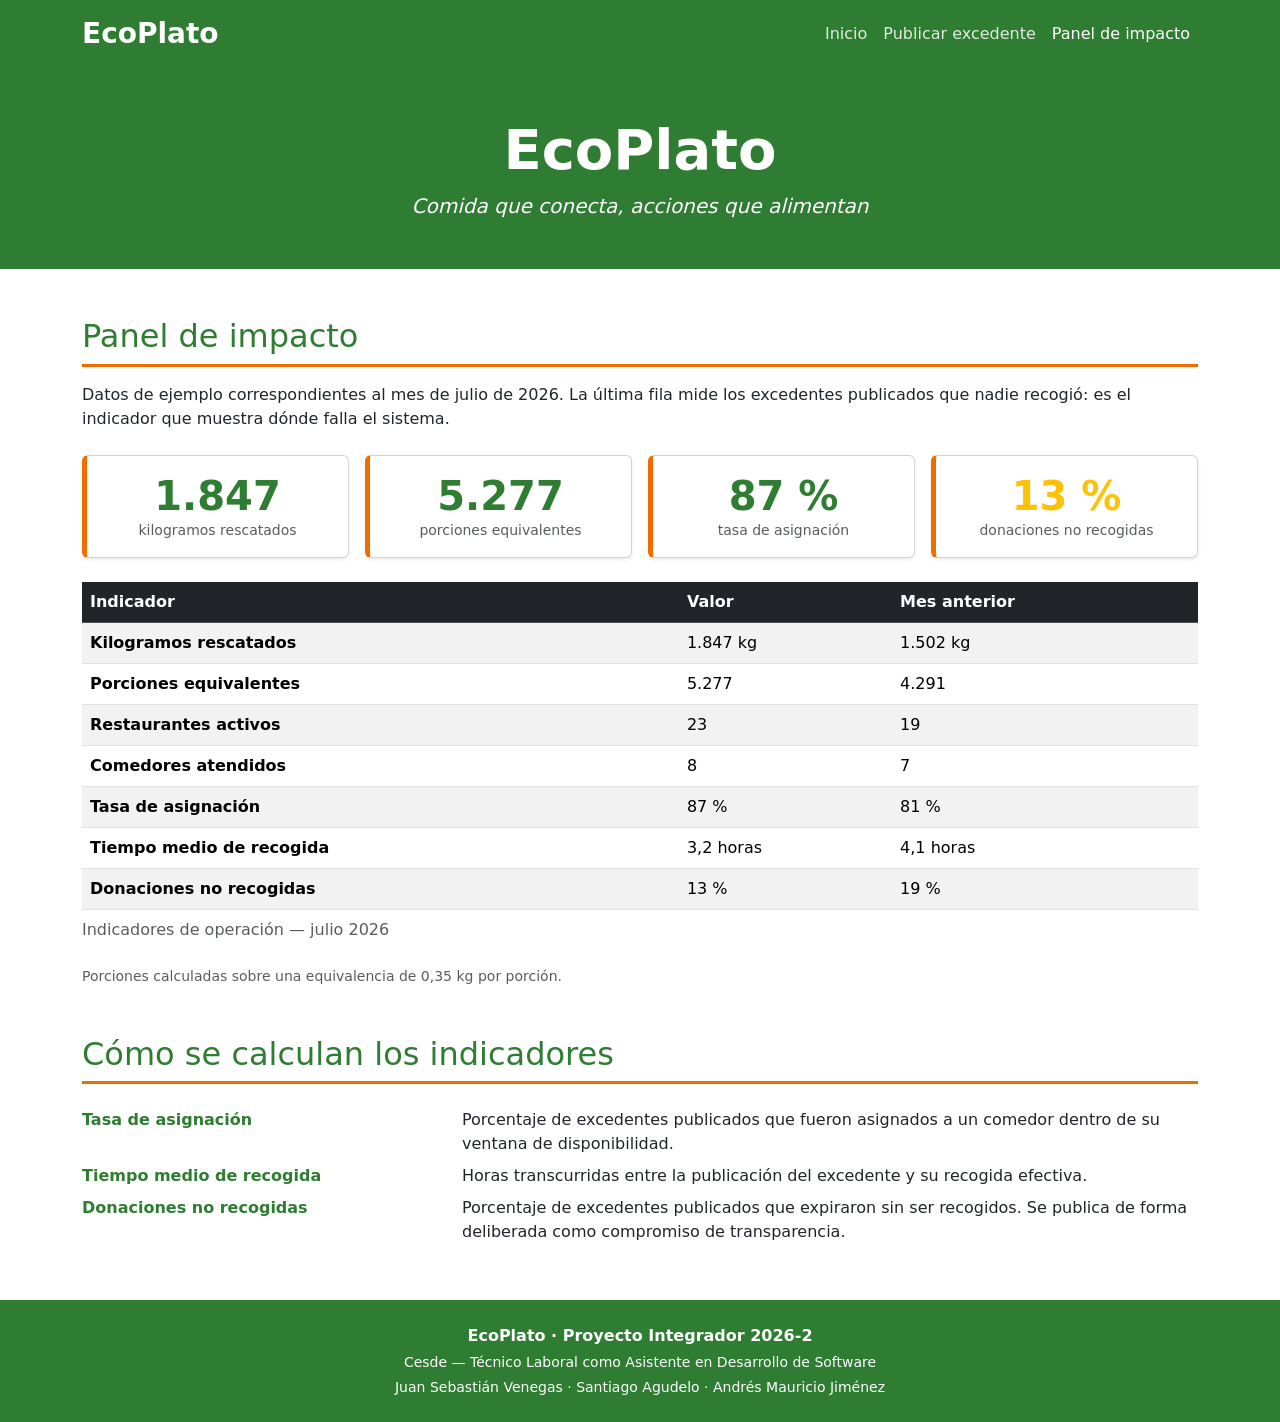
<file: bootstrap/impacto.html>
<!DOCTYPE html>
<html lang="es">
<head>
  <meta charset="UTF-8">
  <meta name="viewport" content="width=device-width, initial-scale=1.0">
  <meta name="description" content="Indicadores de la operación de EcoPlato, incluidas las donaciones que no fueron recogidas.">
  <title>Panel de impacto | EcoPlato · Bootstrap</title>

  <link href="https://cdn.jsdelivr.net/npm/bootstrap@5.3.2/dist/css/bootstrap.min.css" rel="stylesheet">
  <link rel="stylesheet" href="css/ecoplato.css">
</head>
<body>

<header>
  <nav class="navbar navbar-expand-lg navbar-dark bg-eco navbar-eco" aria-label="Navegación principal">
    <div class="container">
      <a class="navbar-brand fw-bold fs-3" href="index.html">EcoPlato</a>
      <button class="navbar-toggler" type="button" data-bs-toggle="collapse"
              data-bs-target="#menuPrincipal" aria-controls="menuPrincipal"
              aria-expanded="false" aria-label="Abrir menú de navegación">
        <span class="navbar-toggler-icon"></span>
      </button>
      <div class="collapse navbar-collapse" id="menuPrincipal">
        <ul class="navbar-nav ms-auto">
          <li class="nav-item">
            <a class="nav-link" href="index.html">Inicio</a>
          </li>
          <li class="nav-item">
            <a class="nav-link" href="publicar.html">Publicar excedente</a>
          </li>
          <li class="nav-item">
            <a class="nav-link active" href="impacto.html" aria-current="page">Panel de impacto</a>
          </li>
        </ul>
      </div>
    </div>
  </nav>

  <div class="bg-eco text-white text-center py-5">
    <div class="container">
      <h1 class="display-4 fw-bold">EcoPlato</h1>
      <p class="lead fst-italic mb-0">Comida que conecta, acciones que alimentan</p>
    </div>
  </div>
</header>

<main class="container my-5">

  <section class="mb-5">
    <h2 class="text-eco border-bottom border-3 border-eco pb-2 mb-3">Panel de impacto</h2>
    <p class="mb-4">Datos de ejemplo correspondientes al mes de julio de 2026. La
    última fila mide los excedentes publicados que nadie recogió: es el indicador que
    muestra dónde falla el sistema.</p>

    <div class="row g-3 mb-4">
      <div class="col-6 col-lg-3">
        <div class="card text-center h-100 card-destacada shadow-sm">
          <div class="card-body">
            <p class="display-6 fw-bold text-eco mb-0">1.847</p>
            <p class="text-muted small mb-0">kilogramos rescatados</p>
          </div>
        </div>
      </div>
      <div class="col-6 col-lg-3">
        <div class="card text-center h-100 card-destacada shadow-sm">
          <div class="card-body">
            <p class="display-6 fw-bold text-eco mb-0">5.277</p>
            <p class="text-muted small mb-0">porciones equivalentes</p>
          </div>
        </div>
      </div>
      <div class="col-6 col-lg-3">
        <div class="card text-center h-100 card-destacada shadow-sm">
          <div class="card-body">
            <p class="display-6 fw-bold text-eco mb-0">87 %</p>
            <p class="text-muted small mb-0">tasa de asignación</p>
          </div>
        </div>
      </div>
      <div class="col-6 col-lg-3">
        <div class="card text-center h-100 card-destacada shadow-sm">
          <div class="card-body">
            <p class="display-6 fw-bold text-warning mb-0">13 %</p>
            <p class="text-muted small mb-0">donaciones no recogidas</p>
          </div>
        </div>
      </div>
    </div>

    <div class="table-responsive">
      <table class="table table-striped table-hover align-middle tabla-indicadores">
        <caption>Indicadores de operación — julio 2026</caption>
        <thead class="table-dark">
          <tr>
            <th scope="col">Indicador</th>
            <th scope="col">Valor</th>
            <th scope="col">Mes anterior</th>
          </tr>
        </thead>
        <tbody>
          <tr><th scope="row">Kilogramos rescatados</th><td>1.847 kg</td><td>1.502 kg</td></tr>
          <tr><th scope="row">Porciones equivalentes</th><td>5.277</td><td>4.291</td></tr>
          <tr><th scope="row">Restaurantes activos</th><td>23</td><td>19</td></tr>
          <tr><th scope="row">Comedores atendidos</th><td>8</td><td>7</td></tr>
          <tr><th scope="row">Tasa de asignación</th><td>87 %</td><td>81 %</td></tr>
          <tr><th scope="row">Tiempo medio de recogida</th><td>3,2 horas</td><td>4,1 horas</td></tr>
          <tr class="fila-critica"><th scope="row">Donaciones no recogidas</th><td>13 %</td><td>19 %</td></tr>
        </tbody>
      </table>
    </div>

    <p class="text-muted small">Porciones calculadas sobre una equivalencia de
    0,35 kg por porción.</p>
  </section>

  <section>
    <h2 class="text-eco border-bottom border-3 border-eco pb-2 mb-4">Cómo se calculan los indicadores</h2>
    <dl class="row">
      <dt class="col-sm-4 text-eco">Tasa de asignación</dt>
      <dd class="col-sm-8">Porcentaje de excedentes publicados que fueron asignados a
      un comedor dentro de su ventana de disponibilidad.</dd>

      <dt class="col-sm-4 text-eco">Tiempo medio de recogida</dt>
      <dd class="col-sm-8">Horas transcurridas entre la publicación del excedente y su
      recogida efectiva.</dd>

      <dt class="col-sm-4 text-eco">Donaciones no recogidas</dt>
      <dd class="col-sm-8">Porcentaje de excedentes publicados que expiraron sin ser
      recogidos. Se publica de forma deliberada como compromiso de transparencia.</dd>
    </dl>
  </section>

</main>

<footer class="bg-eco text-white py-4">
  <div class="container text-center">
    <p class="mb-1 fw-semibold">EcoPlato · Proyecto Integrador 2026-2</p>
    <p class="mb-1 small">Cesde — Técnico Laboral como Asistente en Desarrollo de Software</p>
    <p class="mb-0 small">Juan Sebastián Venegas · Santiago Agudelo · Andrés Mauricio Jiménez</p>
  </div>
</footer>

<script src="https://cdn.jsdelivr.net/npm/bootstrap@5.3.2/dist/js/bootstrap.bundle.min.js"></script>
</body>
</html>
</file>
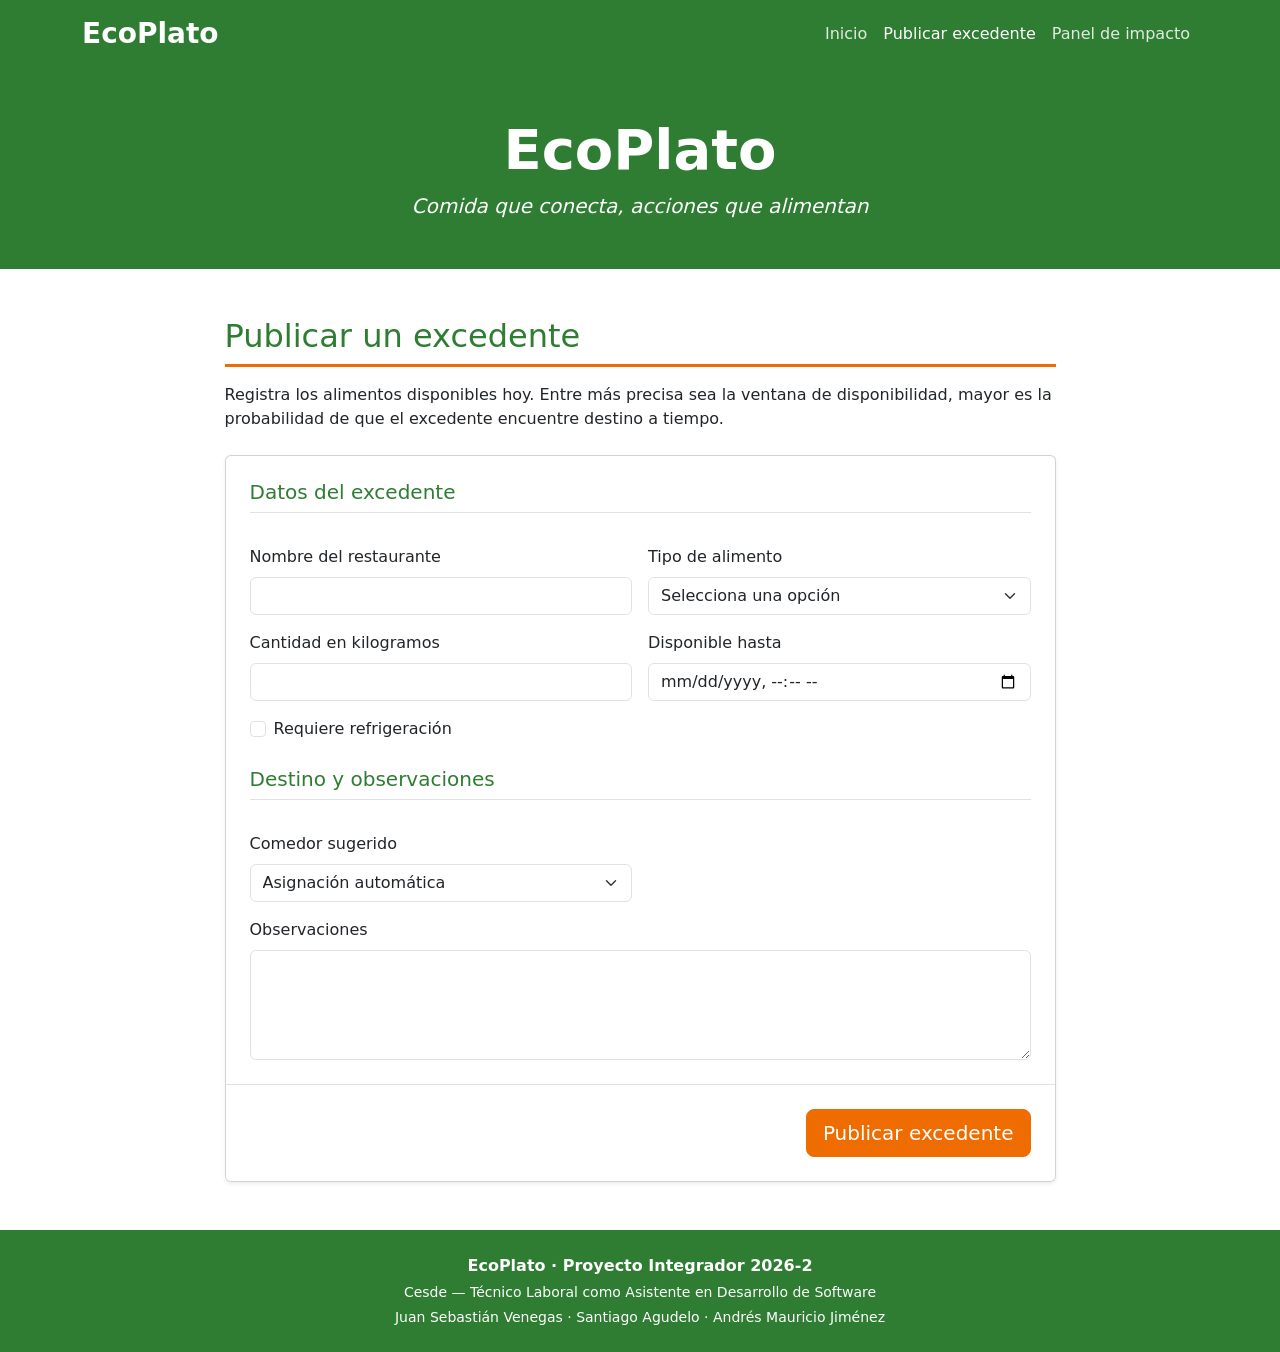
<file: bootstrap/publicar.html>
<!DOCTYPE html>
<html lang="es">
<head>
  <meta charset="UTF-8">
  <meta name="viewport" content="width=device-width, initial-scale=1.0">
  <meta name="description" content="Formulario para que un restaurante registre alimentos disponibles para donación.">
  <title>Publicar excedente | EcoPlato · Bootstrap</title>

  <link href="https://cdn.jsdelivr.net/npm/bootstrap@5.3.2/dist/css/bootstrap.min.css" rel="stylesheet">
  <link rel="stylesheet" href="css/ecoplato.css">
</head>
<body>

<header>
  <nav class="navbar navbar-expand-lg navbar-dark bg-eco navbar-eco" aria-label="Navegación principal">
    <div class="container">
      <a class="navbar-brand fw-bold fs-3" href="index.html">EcoPlato</a>
      <button class="navbar-toggler" type="button" data-bs-toggle="collapse"
              data-bs-target="#menuPrincipal" aria-controls="menuPrincipal"
              aria-expanded="false" aria-label="Abrir menú de navegación">
        <span class="navbar-toggler-icon"></span>
      </button>
      <div class="collapse navbar-collapse" id="menuPrincipal">
        <ul class="navbar-nav ms-auto">
          <li class="nav-item">
            <a class="nav-link" href="index.html">Inicio</a>
          </li>
          <li class="nav-item">
            <a class="nav-link active" href="publicar.html" aria-current="page">Publicar excedente</a>
          </li>
          <li class="nav-item">
            <a class="nav-link" href="impacto.html">Panel de impacto</a>
          </li>
        </ul>
      </div>
    </div>
  </nav>

  <div class="bg-eco text-white text-center py-5">
    <div class="container">
      <h1 class="display-4 fw-bold">EcoPlato</h1>
      <p class="lead fst-italic mb-0">Comida que conecta, acciones que alimentan</p>
    </div>
  </div>
</header>

<main class="container my-5">

  <section>
    <div class="row justify-content-center">
      <div class="col-lg-9">

        <h2 class="text-eco border-bottom border-3 border-eco pb-2 mb-3">Publicar un excedente</h2>
        <p class="mb-4">Registra los alimentos disponibles hoy. Entre más precisa sea
        la ventana de disponibilidad, mayor es la probabilidad de que el excedente
        encuentre destino a tiempo.</p>

        <form action="#" method="post" class="card shadow-sm">
          <div class="card-body p-4">

            <fieldset class="mb-4">
              <legend class="h5 text-eco border-bottom pb-2 mb-3">Datos del excedente</legend>

              <div class="row g-3">
                <div class="col-md-6">
                  <label for="restaurante" class="form-label">Nombre del restaurante</label>
                  <input type="text" class="form-control" id="restaurante" name="restaurante" required>
                </div>

                <div class="col-md-6">
                  <label for="tipoAlimento" class="form-label">Tipo de alimento</label>
                  <select class="form-select" id="tipoAlimento" name="tipoAlimento" required>
                    <option value="">Selecciona una opción</option>
                    <option value="preparado-caliente">Preparado caliente</option>
                    <option value="preparado-frio">Preparado frío</option>
                    <option value="fruta-verdura">Fruta y verdura</option>
                    <option value="panaderia">Panadería</option>
                    <option value="proteina-cruda">Proteína cruda</option>
                    <option value="lacteos">Lácteos</option>
                    <option value="abarrotes">Abarrotes</option>
                  </select>
                </div>

                <div class="col-md-6">
                  <label for="cantidad" class="form-label">Cantidad en kilogramos</label>
                  <input type="number" class="form-control" id="cantidad" name="cantidad"
                         min="1" max="500" step="0.5" required>
                </div>

                <div class="col-md-6">
                  <label for="disponibleHasta" class="form-label">Disponible hasta</label>
                  <input type="datetime-local" class="form-control" id="disponibleHasta"
                         name="disponibleHasta" required>
                </div>

                <div class="col-12">
                  <div class="form-check">
                    <input class="form-check-input" type="checkbox" id="refrigeracion" name="refrigeracion">
                    <label class="form-check-label" for="refrigeracion">Requiere refrigeración</label>
                  </div>
                </div>
              </div>
            </fieldset>

            <fieldset>
              <legend class="h5 text-eco border-bottom pb-2 mb-3">Destino y observaciones</legend>

              <div class="row g-3">
                <div class="col-md-6">
                  <label for="comedor" class="form-label">Comedor sugerido</label>
                  <select class="form-select" id="comedor" name="comedor">
                    <option value="automatico">Asignación automática</option>
                    <option value="santo-domingo">Comedor Santo Domingo</option>
                    <option value="manrique">Comedor Manrique</option>
                    <option value="robledo">Comedor Robledo</option>
                    <option value="belen-rincon">Comedor Belén Rincón</option>
                  </select>
                </div>

                <div class="col-12">
                  <label for="observaciones" class="form-label">Observaciones</label>
                  <textarea class="form-control" id="observaciones" name="observaciones" rows="4"></textarea>
                </div>
              </div>
            </fieldset>

          </div>

          <div class="card-footer bg-white border-top p-4 text-end">
            <button type="submit" class="btn btn-eco btn-lg">Publicar excedente</button>
          </div>
        </form>

      </div>
    </div>
  </section>

</main>

<footer class="bg-eco text-white py-4">
  <div class="container text-center">
    <p class="mb-1 fw-semibold">EcoPlato · Proyecto Integrador 2026-2</p>
    <p class="mb-1 small">Cesde — Técnico Laboral como Asistente en Desarrollo de Software</p>
    <p class="mb-0 small">Juan Sebastián Venegas · Santiago Agudelo · Andrés Mauricio Jiménez</p>
  </div>
</footer>

<script src="https://cdn.jsdelivr.net/npm/bootstrap@5.3.2/dist/js/bootstrap.bundle.min.js"></script>
</body>
</html>
</file>
<file: css/styles.css>
:root {
  --verde: #2E7D32;
  --verde-oscuro: #1B5E20;
  --verde-claro: #E8F5E9;
  --naranja: #EF6C00;
  --naranja-claro: #FFF3E8;
  --blanco: #FFFFFF;
  --texto: #263238;
  --texto-suave: #607D8B;
  --borde: #DDE5DF;
  --fondo: #F7FAF7;
  --sombra: 0 8px 24px rgba(27, 94, 32, .08);
}

* { box-sizing: border-box; }

html { scroll-behavior: smooth; }

body {
  margin: 0;
  font-family: Arial, Helvetica, sans-serif;
  line-height: 1.65;
  color: var(--texto);
  background: var(--fondo);
}

header {
  background: var(--verde);
  color: var(--blanco);
  padding: 1.5rem 1rem;
  box-shadow: 0 3px 12px rgba(0,0,0,.12);
}

header > div,
main,
footer > div {
  width: min(1100px, calc(100% - 2rem));
  margin-inline: auto;
}

header h1 {
  margin: 0;
  font-size: clamp(2rem, 5vw, 3rem);
}

header p {
  margin: .15rem 0 1rem;
  opacity: .95;
}

nav ul {
  display: flex;
  flex-wrap: wrap;
  gap: .5rem;
  list-style: none;
  padding: 0;
  margin: 0;
}

nav a {
  display: inline-block;
  color: var(--blanco);
  text-decoration: none;
  font-weight: 700;
  padding: .55rem .8rem;
  border-radius: 8px;
}

nav a:hover,
nav a:focus-visible {
  background: rgba(255,255,255,.16);
  outline: 2px solid rgba(255,255,255,.7);
  outline-offset: 2px;
}

main {
  padding: 2rem 0 3rem;
}

section,
form {
  background: var(--blanco);
  border: 1px solid var(--borde);
  border-radius: 14px;
  padding: clamp(1.25rem, 3vw, 2rem);
  margin-bottom: 1.5rem;
  box-shadow: var(--sombra);
}

h2 {
  color: var(--verde-oscuro);
  margin-top: 0;
  border-bottom: 3px solid var(--naranja);
  padding-bottom: .45rem;
}

h3 {
  color: var(--verde);
  margin-bottom: .35rem;
}

strong { color: var(--verde-oscuro); }

ol, ul {
  padding-left: 1.5rem;
}

li { margin-bottom: .55rem; }

.feature-grid {
  display: grid;
  grid-template-columns: repeat(3, 1fr);
  gap: 1rem;
}

.feature {
  background: var(--verde-claro);
  border-left: 5px solid var(--verde);
  border-radius: 10px;
  padding: 1rem;
}

fieldset {
  border: 1px solid var(--borde);
  border-radius: 10px;
  padding: 1.25rem;
  margin-bottom: 1.25rem;
}

legend {
  color: var(--verde-oscuro);
  font-weight: 700;
  padding: 0 .5rem;
}

.form-grid {
  display: grid;
  grid-template-columns: repeat(2, minmax(0, 1fr));
  gap: 1rem;
}

.field {
  display: flex;
  flex-direction: column;
  gap: .35rem;
}

.field-full { grid-column: 1 / -1; }

label {
  font-weight: 700;
  color: var(--texto);
}

input, select, textarea {
  width: 100%;
  border: 1px solid #B8C7BC;
  border-radius: 8px;
  padding: .75rem;
  font: inherit;
  background: #fff;
}

input:focus, select:focus, textarea:focus {
  border-color: var(--verde);
  outline: 3px solid rgba(46,125,50,.16);
}

.checkbox {
  flex-direction: row;
  align-items: center;
  gap: .6rem;
}

.checkbox input {
  width: auto;
}

button {
  border: 0;
  border-radius: 8px;
  background: var(--naranja);
  color: var(--blanco);
  font: inherit;
  font-weight: 700;
  padding: .8rem 1.2rem;
  cursor: pointer;
}

button:hover,
button:focus-visible {
  background: #D95F00;
  outline: 3px solid rgba(239,108,0,.2);
}

.table-wrap {
  overflow-x: auto;
}

table {
  width: 100%;
  border-collapse: collapse;
  background: var(--blanco);
}

caption {
  text-align: left;
  font-weight: 700;
  color: var(--verde-oscuro);
  padding-bottom: .75rem;
}

th, td {
  border: 1px solid var(--borde);
  padding: .8rem;
  text-align: left;
}

thead th {
  background: var(--verde);
  color: var(--blanco);
}

tbody tr:nth-child(even) {
  background: #F3F8F3;
}

tbody tr:last-child {
  background: var(--naranja-claro);
  font-weight: 700;
}

dt {
  color: var(--verde-oscuro);
  font-weight: 700;
  margin-top: 1rem;
}

dd {
  margin-left: 0;
  margin-top: .25rem;
}

.note {
  border-left: 5px solid var(--naranja);
  background: var(--naranja-claro);
  padding: 1rem;
  border-radius: 8px;
}

footer {
  background: #173D1A;
  color: var(--blanco);
  padding: 1.5rem 1rem;
  text-align: center;
}

footer p { margin: .25rem 0; }

@media (max-width: 760px) {
  .feature-grid,
  .form-grid {
    grid-template-columns: 1fr;
  }

  .field-full {
    grid-column: auto;
  }

  nav ul {
    flex-direction: column;
  }

  nav a {
    width: 100%;
  }
}
</file>
<file: presentacion/css/styles.css>
:root {
  --green:#2E7D32; --green2:#4CAF50; --orange:#EF6C00; --ink:#13221a;
  --muted:#617168; --paper:#f7faf7; --white:#fff; --line:#dce7df;
  --shadow:0 22px 60px rgba(21,50,31,.13);
}
*{box-sizing:border-box}
html,body{margin:0;width:100%;height:100%;font-family:Inter,ui-sans-serif,system-ui,-apple-system,Segoe UI,sans-serif;background:var(--paper);color:var(--ink);overflow:hidden}
button{font:inherit}
.presentation{position:relative;width:100%;height:100dvh}
.slide{position:absolute;inset:0;display:none;overflow:hidden;background:var(--paper)}
.slide.active{display:block;animation:enter .45s cubic-bezier(.2,.8,.2,1)}
@keyframes enter{from{opacity:0;transform:translateX(22px)}to{opacity:1;transform:none}}
.slide-inner{position:relative;z-index:2;width:min(1240px,90vw);height:100%;margin:auto;padding:8vh 0 7vh;display:flex;flex-direction:column;justify-content:center}
.kicker{font-size:.78rem;letter-spacing:.18em;font-weight:800;color:var(--orange);margin-bottom:22px}
.slide h2{font-size:clamp(2.4rem,5.2vw,5.6rem);line-height:.98;letter-spacing:-.045em;margin:0 0 26px;max-width:850px}
.slide h2 span{color:var(--green)}
.slide p{font-size:clamp(1rem,1.45vw,1.3rem);line-height:1.55;color:var(--muted);max-width:720px;margin:0}
.slide-grid{display:grid;grid-template-columns:1.03fr .97fr;align-items:center;gap:6vw}
.visual{min-height:420px;display:grid;place-items:center}
.slide-number{position:absolute;right:5vw;bottom:28px;font-size:.72rem;letter-spacing:.15em;color:#809087;font-weight:800}
.ambient{position:absolute;width:45vw;height:45vw;border-radius:50%;right:-18vw;top:-20vw;background:rgba(76,175,80,.08);filter:blur(2px)}
.source-note{margin-top:28px;border-left:3px solid var(--orange);padding:12px 0 12px 16px;font-size:.9rem;color:#516158;max-width:650px}
/* Hero */
.slide-hero{background:radial-gradient(circle at 75% 45%,#e9f5ea 0,#f7faf7 35%,#f7faf7 70%)}
.slide-hero .slide-inner{justify-content:center}
.slide-hero h2{font-size:clamp(3.5rem,7vw,7.4rem);max-width:900px}
.hero-orbit{width:min(35vw,430px);aspect-ratio:1;position:relative}
.orbit{position:absolute;inset:10%;border:1px solid rgba(46,125,50,.25);border-radius:50%;transform:rotate(-18deg)}
.o2{inset:20%;transform:rotate(55deg);border-color:rgba(239,108,0,.3)}
.core{position:absolute;inset:37%;border-radius:50%;background:var(--green);color:#fff;display:grid;place-items:center;font-size:2rem;font-weight:900;box-shadow:0 18px 40px rgba(46,125,50,.3)}
.dot{position:absolute;width:15px;height:15px;border-radius:50%;background:var(--orange)}
.d1{left:12%;top:48%} .d2{right:17%;top:21%} .d3{right:25%;bottom:13%}
/* Clock */
.clock{width:320px;height:320px;border:8px solid var(--green);border-radius:50%;position:relative;box-shadow:var(--shadow);background:white}
.clock-ring{position:absolute;inset:25px;border:1px dashed #b9cbbd;border-radius:50%}
.hand{position:absolute;width:7px;background:var(--ink);left:50%;bottom:50%;transform-origin:bottom;border-radius:5px}
.h1{height:100px;transform:rotate(15deg)} .h2{height:125px;transform:rotate(100deg);background:var(--orange)}
.clock-center{position:absolute;width:18px;height:18px;background:var(--orange);border-radius:50%;left:calc(50% - 9px);top:calc(50% - 9px)}
.clock-label{position:absolute;inset:0;display:grid;place-content:center;text-align:center;font-size:.75rem;letter-spacing:.2em;font-weight:900;color:#6b7a71}
.clock-label b{color:var(--orange);font-size:1.2rem}
/* Split */
.split-visual{width:100%;display:grid;gap:18px;position:relative}
.split-visual>div:not(.split-gap){background:white;border:1px solid var(--line);border-radius:22px;padding:28px;box-shadow:0 10px 30px rgba(21,50,31,.07);display:flex;align-items:center;gap:18px}
.split-visual b{font-size:1rem;letter-spacing:.1em} .split-visual span{color:var(--muted);margin-left:auto} .split-visual i{font-style:normal;color:var(--orange);font-size:1.5rem}
.split-gap{text-align:center;color:var(--orange);font-size:.72rem;letter-spacing:.22em;font-weight:900}
/* Competitors */
.comp-grid{display:grid;grid-template-columns:1fr 1fr;gap:14px;width:100%}
.comp-card{padding:20px;border:1px solid var(--line);background:#fff;border-radius:18px;min-height:145px;display:flex;flex-direction:column;gap:7px}
.comp-card b{font-size:1.05rem} .comp-card small{color:var(--orange);font-weight:800;letter-spacing:.08em} .comp-card span{font-size:.84rem;color:var(--muted);line-height:1.4;margin-top:auto}
/* Gap / engine */
.gap-visual{display:grid;grid-template-columns:1fr auto 1.15fr auto 1fr;align-items:center;gap:14px;width:100%}
.reactive,.future,.gap-core{padding:30px 16px;text-align:center;border-radius:22px;border:1px solid var(--line);background:white;font-weight:900;line-height:1.35}
.reactive{opacity:.55} .future{background:#edf7ee;border-color:#b9d9bd} .gap-core{border:2px solid var(--orange);box-shadow:var(--shadow)}
.gap-core b{color:var(--green)} .gap-visual small{font-size:.65rem;color:var(--muted);letter-spacing:.12em}
.arrow{font-size:1.6rem;color:var(--orange)}
.engine{width:370px;height:370px;position:relative}
.engine-core{position:absolute;left:34%;top:34%;width:32%;height:32%;border-radius:50%;display:grid;place-items:center;background:var(--green);color:white;font-weight:900;box-shadow:0 18px 50px rgba(46,125,50,.25);z-index:2}
.node{position:absolute;padding:16px 18px;border:1px solid var(--line);background:#fff;border-radius:16px;font-size:.72rem;font-weight:900;letter-spacing:.08em;box-shadow:0 8px 25px rgba(21,50,31,.08)}
.n1{top:4%;left:29%} .n2{bottom:5%;left:4%} .n3{bottom:5%;right:4%}
.engine:before,.engine:after{content:"";position:absolute;inset:22%;border:1px dashed rgba(46,125,50,.35);border-radius:50%}
.engine:after{inset:11%;border-color:rgba(239,108,0,.25)}
/* Chart */
.chart{width:100%;padding:25px;background:#fff;border:1px solid var(--line);border-radius:24px;box-shadow:var(--shadow);color:var(--green)}
.chart svg{width:100%;height:auto} .chart-tag{font-size:.7rem;font-weight:900;letter-spacing:.14em;color:var(--orange);margin-top:5px}
/* Match */
.match{width:100%;display:grid;grid-template-columns:1fr .9fr 1fr;align-items:center;gap:18px}
.m-source,.m-target{background:#fff;border:1px solid var(--line);border-radius:24px;padding:28px;text-align:center;font-size:2.4rem;box-shadow:var(--shadow)}
.m-source b,.m-target b{display:block;font-size:.7rem;letter-spacing:.13em;margin-top:8px}
.constraint-list{display:grid;gap:10px} .constraint-list span{padding:12px;border-radius:12px;background:#edf7ee;text-align:center;font-size:.68rem;font-weight:900;color:var(--green)}
/* Metrics */
.metric-grid{display:grid;grid-template-columns:1fr 1fr;gap:12px;width:100%}
.metric{background:white;border:1px solid var(--line);border-radius:18px;padding:18px;min-height:125px;display:flex;flex-direction:column;justify-content:space-between}
.metric b{font-size:1rem;color:var(--green)} .metric span{font-size:.78rem;color:var(--muted);line-height:1.35}
/* Road */
.road{width:100%;display:flex;align-items:center;justify-content:space-between;position:relative}
.road:before{content:"";position:absolute;left:7%;right:7%;top:50%;border-top:3px solid var(--green);opacity:.25}
.road>div{position:relative;z-index:1;width:29%;aspect-ratio:1;border-radius:50%;background:#fff;border:2px solid var(--green);display:grid;place-items:center;text-align:center;box-shadow:var(--shadow)}
.road b{font-size:2rem;color:var(--orange)} .road span{font-size:.65rem;letter-spacing:.1em;font-weight:900}
.road-mini{margin-top:30px;display:grid;grid-template-columns:repeat(3,1fr);gap:12px}
.road-mini>div{border-top:2px solid var(--green);padding-top:10px} .road-mini strong{display:block;color:var(--green)} .road-mini em{font-style:normal;font-size:.72rem;color:var(--orange);font-weight:800} .road-mini p{font-size:.72rem!important;line-height:1.35!important;margin-top:7px}
/* Team */
.team-visual{position:relative;width:100%;height:330px;display:flex;align-items:flex-start;justify-content:center;gap:20px;padding-top:30px}
.person{width:92px;height:92px;border-radius:50%;background:#fff;border:2px solid var(--green);display:grid;place-items:center;font-weight:900;color:var(--green);box-shadow:var(--shadow)}
.team-line{position:absolute;top:150px;left:20%;right:20%;border-top:2px dashed #b8c9bc}
.repo{position:absolute;bottom:28px;background:var(--green);color:white;padding:22px 35px;border-radius:18px;text-align:center;font-weight:900;letter-spacing:.12em;box-shadow:var(--shadow)}
.repo small{font-size:.6rem;letter-spacing:.08em;opacity:.8}
/* Closing */
.closing-mark{display:flex;align-items:center;justify-content:center;gap:20px;flex-wrap:wrap;font-size:clamp(1.2rem,2vw,2rem);font-weight:900}
.closing-mark span{padding:18px 22px;border:1px solid var(--line);border-radius:16px;background:white}
.closing-mark b{color:var(--orange)}
/* Controls */
.controls{position:fixed;z-index:20;left:50%;bottom:18px;transform:translateX(-50%);display:flex;align-items:center;gap:8px;padding:7px;background:rgba(255,255,255,.88);backdrop-filter:blur(14px);border:1px solid rgba(220,231,223,.9);border-radius:16px;box-shadow:0 12px 35px rgba(21,50,31,.12)}
.controls button,.menu-toggle{border:0;background:transparent;color:var(--ink);width:38px;height:38px;border-radius:10px;cursor:pointer}
.controls button:hover,.menu-toggle:hover{background:#edf7ee}
.progress{width:110px;height:5px;background:#dfe9e2;border-radius:10px;overflow:hidden}
.progress i{display:block;height:100%;background:var(--orange);width:8.3%;transition:width .3s}
.counter{font-size:.7rem;font-weight:900;color:var(--muted);min-width:44px;text-align:center}
.menu{position:fixed;z-index:30;inset:0 0 0 auto;width:min(390px,90vw);background:rgba(255,255,255,.97);box-shadow:-20px 0 60px rgba(21,50,31,.15);transform:translateX(100%);transition:.3s;padding:35px;overflow:auto}
.menu.open{transform:none}
.menu h3{margin:0 0 18px;font-size:1.5rem}
.menu button{width:100%;border:0;border-bottom:1px solid var(--line);background:none;padding:14px 5px;text-align:left;display:flex;gap:14px;cursor:pointer;color:var(--ink)}
.menu button span{color:var(--orange);font-weight:900} .menu-close{float:right;border:0;background:none;font-size:1.5rem;cursor:pointer}
.help{position:fixed;z-index:10;left:24px;bottom:27px;font-size:.65rem;color:#87958d;letter-spacing:.06em}
@media(max-width:850px){
  html,body{overflow:auto}
  .presentation{height:auto;min-height:100dvh}
  .slide{position:relative;min-height:100dvh;height:auto}
  .slide.active{display:block}
  .slide:not(.active){display:none}
  .slide-inner{padding:70px 0 100px;width:88vw}
  .slide-grid{grid-template-columns:1fr;gap:20px}
  .visual{min-height:260px;max-height:330px}
  .slide h2{font-size:clamp(2.2rem,10vw,4rem)}
  .comp-grid,.metric-grid{grid-template-columns:1fr}
  .road-mini{grid-template-columns:1fr}
  .controls{bottom:12px}
  .help{display:none}
}
@media(prefers-reduced-motion:reduce){
  *,*::before,*::after{animation:none!important;transition:none!important}
}
</file>
<file: bootstrap/css/ecoplato.css>
/* ==========================================================
   EcoPlato · Personalización sobre Bootstrap 5
   Solo sobrescribe la identidad de marca.
   Todo lo demás lo resuelve el framework.
   ========================================================== */

:root {
  --eco-verde: #2e7d32;
  --eco-verde-oscuro: #1b5e20;
  --eco-naranja: #ef6c00;
  --eco-naranja-oscuro: #d84315;
}

/* --- Colores de marca sobre las utilidades de Bootstrap --- */

.bg-eco {
  background-color: var(--eco-verde) !important;
}

.text-eco {
  color: var(--eco-verde) !important;
}

.border-eco {
  border-color: var(--eco-naranja) !important;
}

/* --- Botón corporativo (variante propia del framework) --- */

.btn-eco {
  background-color: var(--eco-naranja);
  border-color: var(--eco-naranja);
  color: #fff;
}

.btn-eco:hover,
.btn-eco:focus {
  background-color: var(--eco-naranja-oscuro);
  border-color: var(--eco-naranja-oscuro);
  color: #fff;
}

/* --- Detalles de composición --- */

.navbar-eco .nav-link {
  color: rgba(255, 255, 255, 0.85);
}

.navbar-eco .nav-link:hover,
.navbar-eco .nav-link.active {
  color: #fff;
}

.card-destacada {
  border-left: 5px solid var(--eco-naranja);
}

.tabla-indicadores tbody th {
  font-weight: 600;
}

.fila-critica {
  background-color: #fff3e0;
}
</file>
